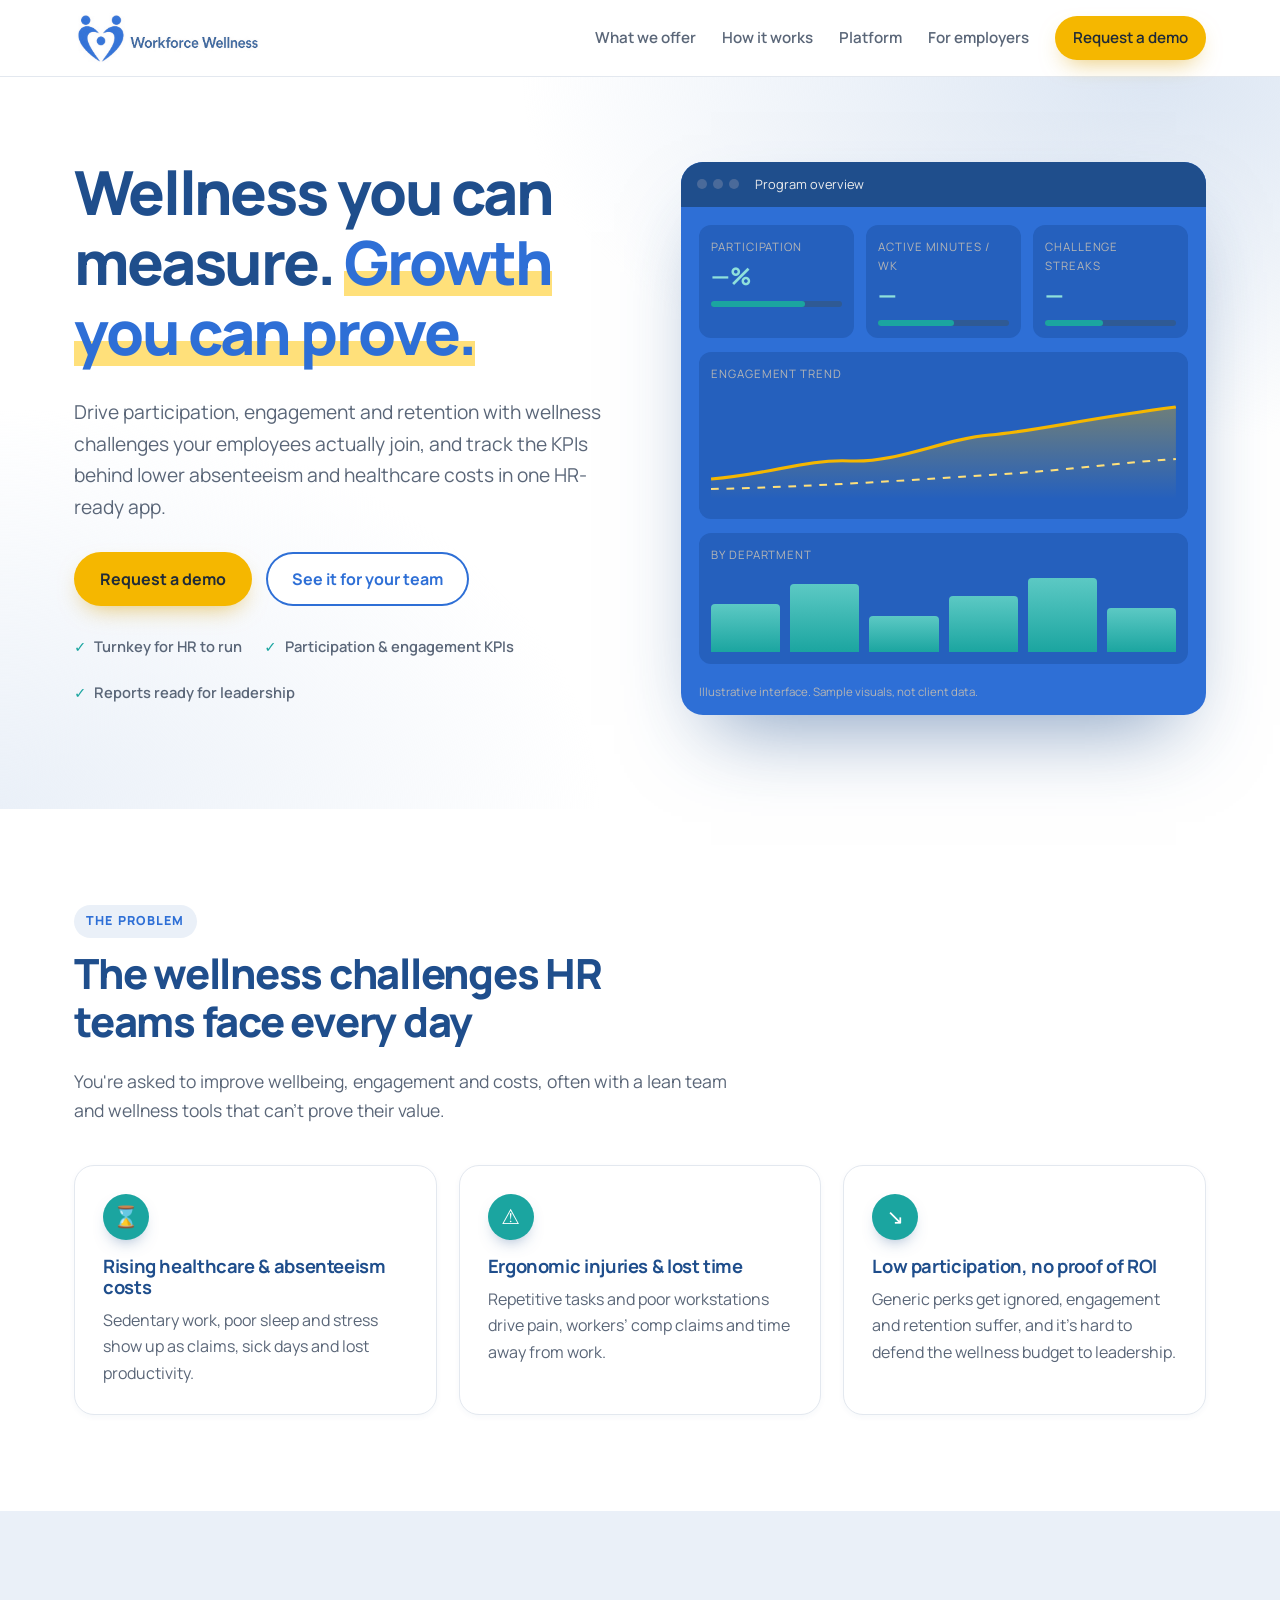
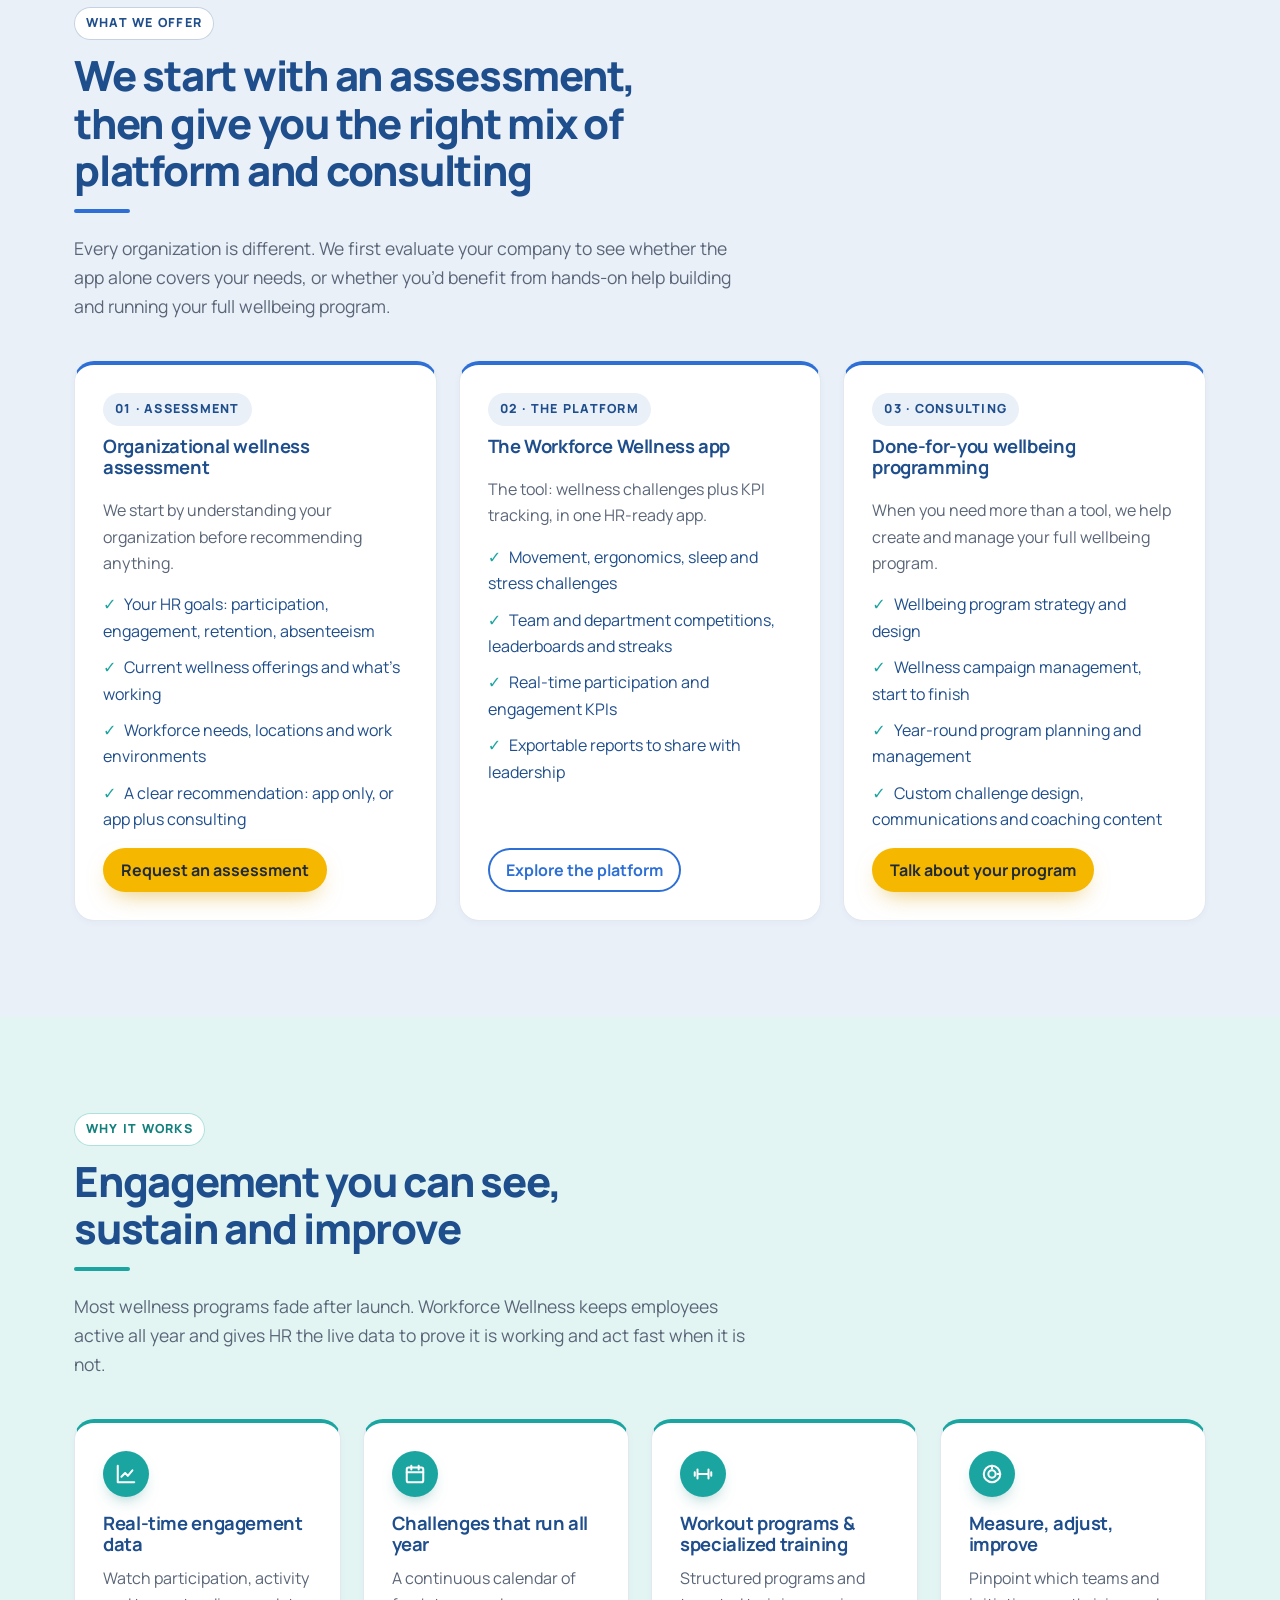
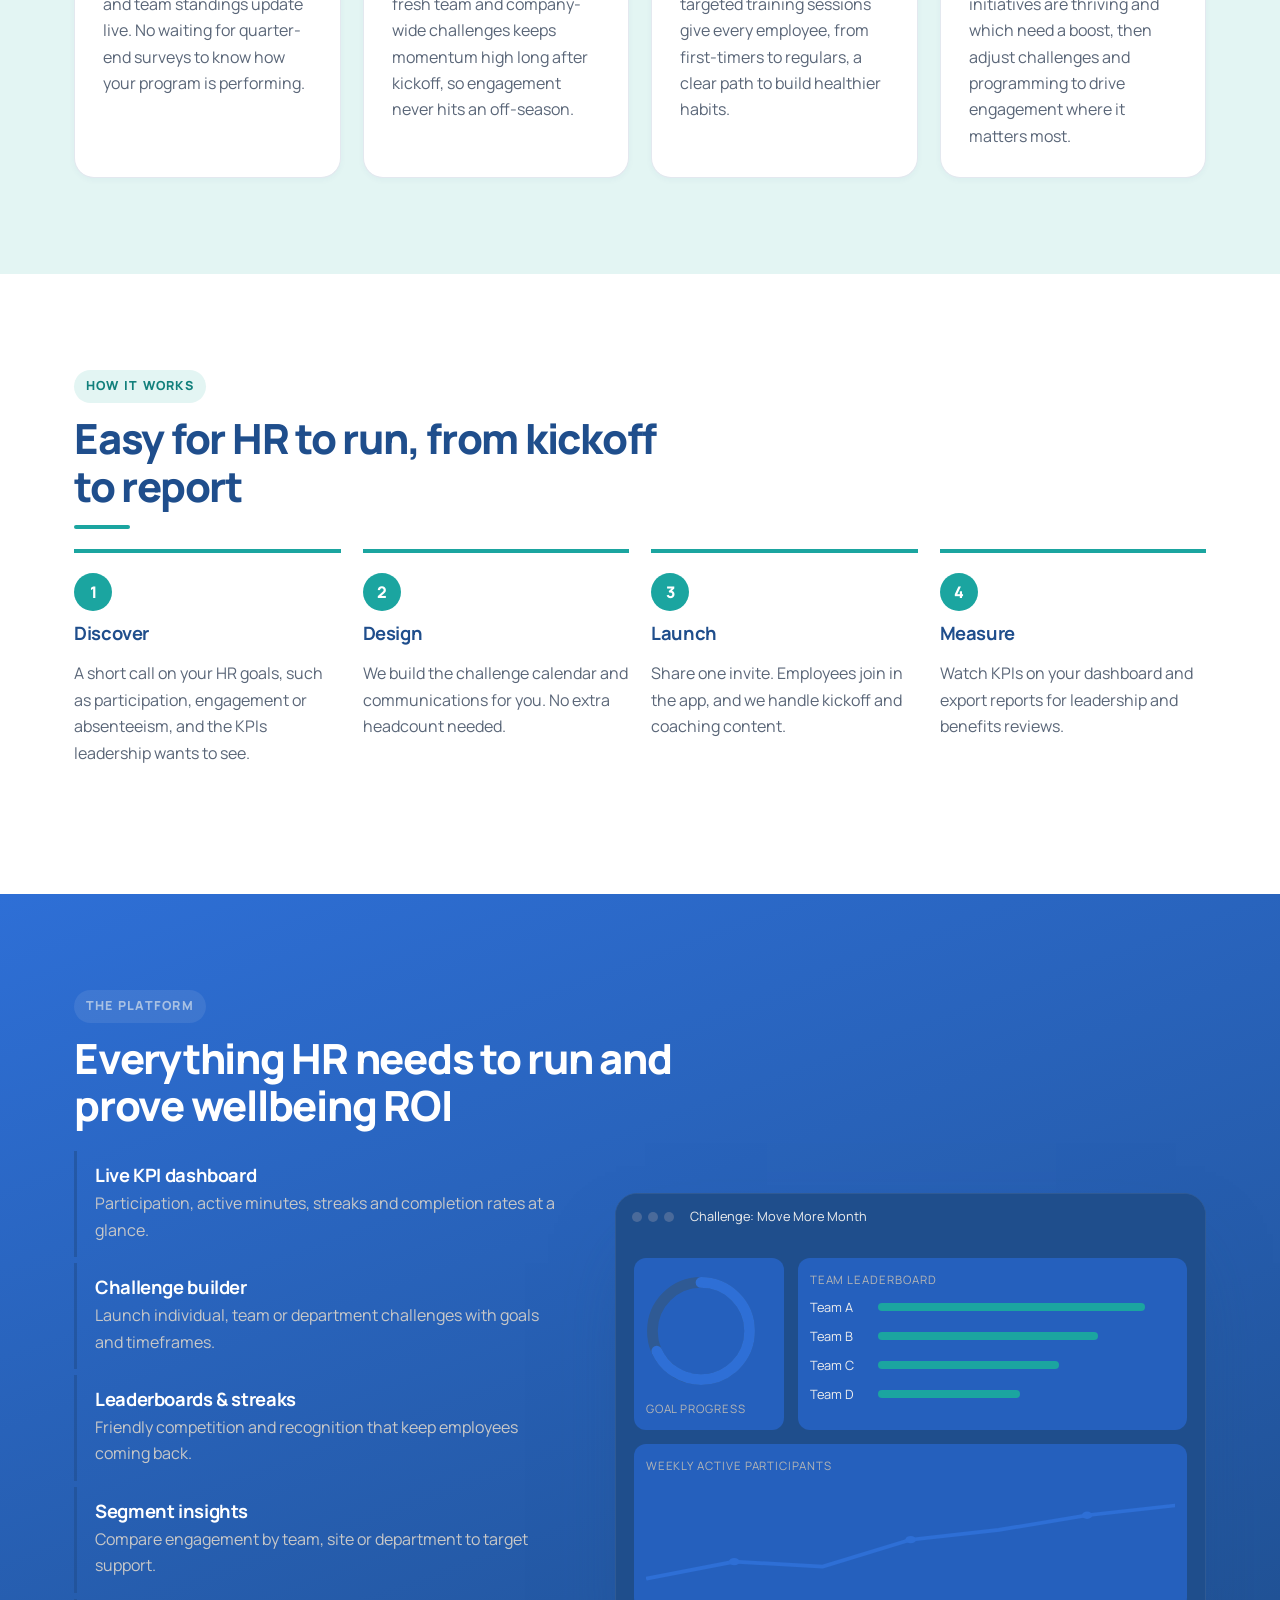
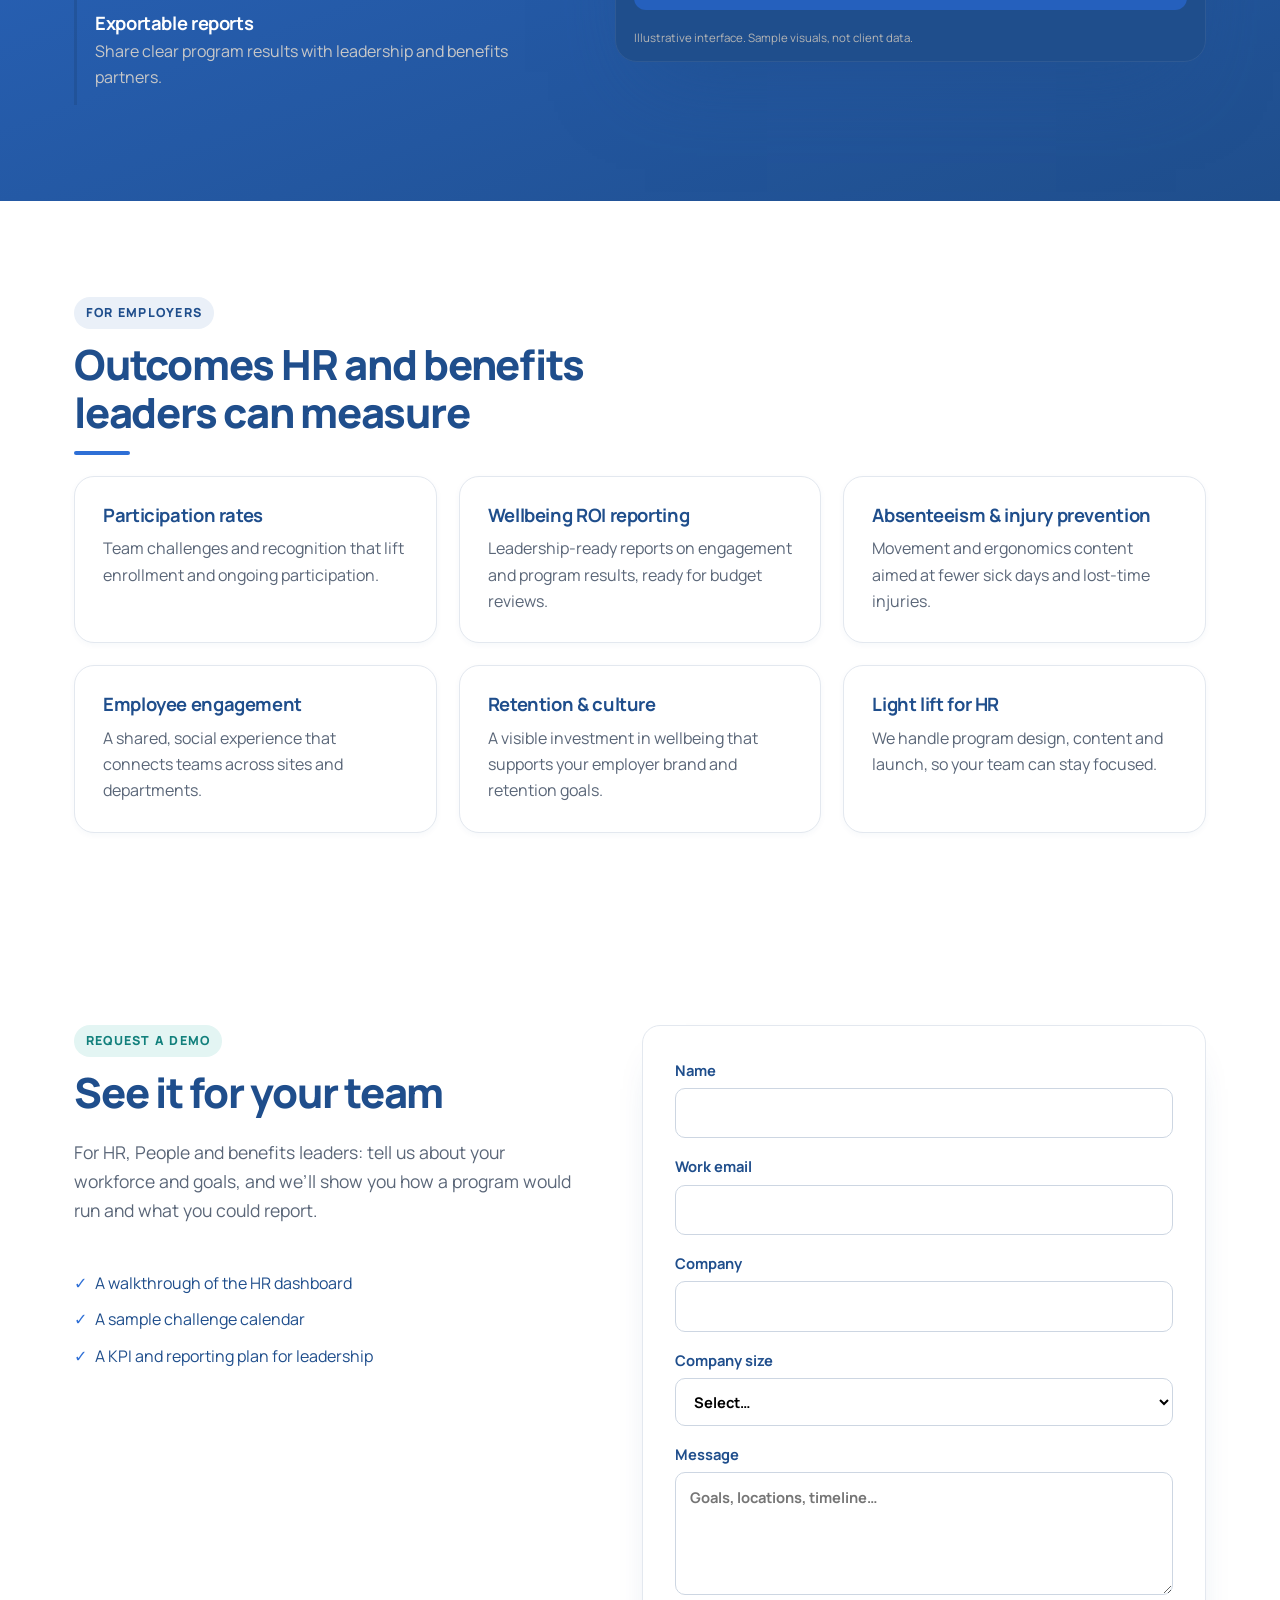
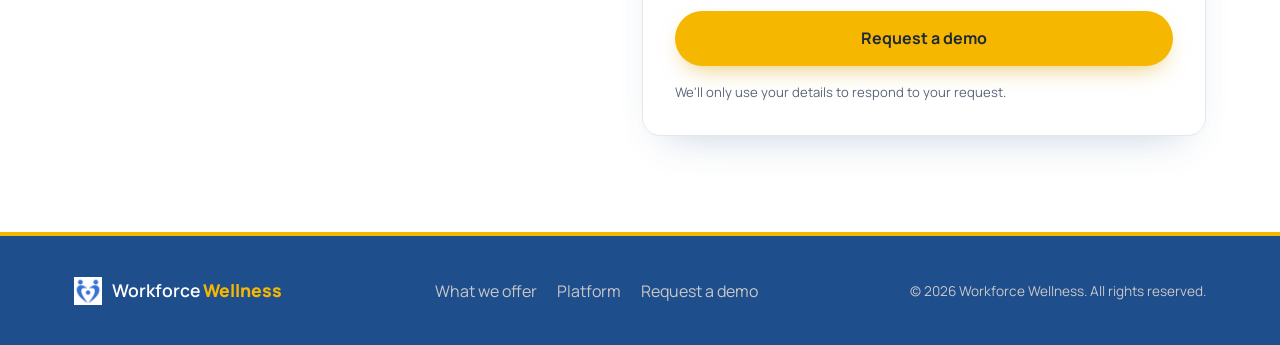
<file: index.html>
<!doctype html>
<html lang="en">
<head>
<!-- Google tag (gtag.js) -->
<script async src="https://www.googletagmanager.com/gtag/js?id=G-YD9BQ7WF0L"></script>
<script>
  window.dataLayer = window.dataLayer || [];
  function gtag(){dataLayer.push(arguments);}
  gtag('js', new Date());
  gtag('config', 'G-YD9BQ7WF0L');
</script>
<meta charset="utf-8">
<meta name="robots" content="noindex,nofollow">
<meta name="viewport" content="width=device-width,initial-scale=1">
<title>Workforce Wellness | Corporate Wellness Challenges &amp; KPI Tracking</title>
<meta name="description" content="Wellness challenges that drive participation and engagement, plus an app to report wellbeing ROI to leadership.">
<link rel="canonical" href="https://workforcewellness.co/">
<meta property="og:type" content="website">
<meta property="og:title" content="Workforce Wellness | Corporate Wellness Challenges & KPI Tracking">
<meta property="og:description" content="Drive participation and report wellbeing ROI.">
<meta property="og:url" content="https://workforcewellness.co/">
<meta property="og:image" content="https://workforcewellness.co/img/og.png">
<meta name="twitter:card" content="summary_large_image">
<meta name="theme-color" content="#2E6FD6">
<link rel="icon" href="img/favicon-32-rwb.png" sizes="32x32">
<link rel="apple-touch-icon" href="img/ww-icon-512-rwb.png">
<link rel="preload" href="fonts/Manrope-var.woff2" as="font" type="font/woff2" crossorigin>
<link rel="stylesheet" href="css/style.css">
<script type="application/ld+json">{"@context":"https://schema.org","@type":"Organization","name":"Workforce Wellness","url":"https://workforcewellness.co/"}</script>
</head>
<body>
<a class="skip" href="#main">Skip to content</a>
<header class="nav">
  <div class="wrap nav-in">
    <a href="#top" class="brand" aria-label="Workforce Wellness home"><img class="brand-logo" src="img/ww-logo-horizontal-btg.png" alt="Workforce Wellness" width="587" height="169"></a>
    <button class="menu-btn" aria-expanded="false" aria-controls="menu">Menu</button>
    <nav id="menu" aria-label="Primary">
      <a href="#solution">What we offer</a><a href="#how">How it works</a><a href="#platform">Platform</a><a href="#employers">For employers</a>
      <a href="#demo" class="btn btn-sm">Request a demo</a>
    </nav>
  </div>
</header>
<main id="main">
<section class="hero" id="top">
  <div class="wrap hero-in">
    <div>
      <h1>Wellness you can measure. <span>Growth you can prove.</span></h1>
      <p class="lead">Drive participation, engagement and retention with wellness challenges your employees actually join, and track the KPIs behind lower absenteeism and healthcare costs in one HR-ready app.</p>
      <div class="ctas"><a href="#demo" class="btn">Request a demo</a><a href="#platform" class="btn btn-ghost">See it for your team</a></div>
      <ul class="ticks"><li>Turnkey for HR to run</li><li>Participation &amp; engagement KPIs</li><li>Reports ready for leadership</li></ul>
    </div>
    <div class="mock" aria-hidden="true">
      <div class="mock-bar"><i></i><i></i><i></i><span>Program overview</span></div>
      <div class="mock-body">
        <div class="kpis">
          <div class="kpi"><small>Participation</small><strong>—%</strong><div class="meter"><b style="width:72%"></b></div></div>
          <div class="kpi"><small>Active minutes / wk</small><strong>—</strong><div class="meter"><b style="width:58%"></b></div></div>
          <div class="kpi"><small>Challenge streaks</small><strong>—</strong><div class="meter"><b style="width:44%"></b></div></div>
        </div>
        <div class="chart"><small>Engagement trend</small>
          <svg viewBox="0 0 300 110" preserveAspectRatio="none"><defs><linearGradient id="g" x1="0" x2="0" y1="0" y2="1"><stop offset="0" stop-color="#F5B700" stop-opacity=".35"/><stop offset="1" stop-color="#F5B700" stop-opacity="0"/></linearGradient></defs><path d="M0 90 C40 85 60 70 90 72 S150 50 180 46 240 30 300 18 V110 H0Z" fill="url(#g)"/><path d="M0 90 C40 85 60 70 90 72 S150 50 180 46 240 30 300 18" fill="none" stroke="#F5B700" stroke-width="3"/><path d="M0 100 C60 98 120 92 180 86 S260 74 300 70" fill="none" stroke="#FFE07A" stroke-width="2" stroke-dasharray="5 5"/></svg>
        </div>
        <div class="bars"><small>By department</small><div><b style="height:60%"></b><b style="height:85%"></b><b style="height:45%"></b><b style="height:70%"></b><b style="height:92%"></b><b style="height:55%"></b></div></div>
      </div>
      <p class="mock-note">Illustrative interface. Sample visuals, not client data.</p>
    </div>
  </div>
</section>

<section class="sec" id="problem">
  <div class="wrap">
    <p class="eyebrow">The problem</p>
    <h2>The wellness challenges HR teams face every day</h2>
    <p class="sub">You're asked to improve wellbeing, engagement and costs, often with a lean team and wellness tools that can't prove their value.</p>
    <div class="grid3">
      <article class="card"><div class="ic" aria-hidden="true">⌛</div><h3>Rising healthcare &amp; absenteeism costs</h3><p>Sedentary work, poor sleep and stress show up as claims, sick days and lost productivity.</p></article>
      <article class="card"><div class="ic" aria-hidden="true">⚠</div><h3>Ergonomic injuries &amp; lost time</h3><p>Repetitive tasks and poor workstations drive pain, workers’ comp claims and time away from work.</p></article>
      <article class="card"><div class="ic" aria-hidden="true">↘</div><h3>Low participation, no proof of ROI</h3><p>Generic perks get ignored, engagement and retention suffer, and it’s hard to defend the wellness budget to leadership.</p></article>
    </div>
  </div>
</section>

<section class="sec alt" id="solution">
  <div class="wrap">
    <p class="eyebrow">What we offer</p>
    <h2>We start with an assessment, then give you the right mix of platform and consulting</h2>
    <p class="sub">Every organization is different. We first evaluate your company to see whether the app alone covers your needs, or whether you’d benefit from hands-on help building and running your full wellbeing program.</p>
    <div class="grid3 offer">
      <article class="card"><p class="eyebrow">01 &middot; Assessment</p><h3>Organizational wellness assessment</h3><p>We start by understanding your organization before recommending anything.</p><ul class="list"><li>Your HR goals: participation, engagement, retention, absenteeism</li><li>Current wellness offerings and what’s working</li><li>Workforce needs, locations and work environments</li><li>A clear recommendation: app only, or app plus consulting</li></ul><a href="#demo" class="btn btn-sm">Request an assessment</a></article>
      <article class="card"><p class="eyebrow">02 &middot; The platform</p><h3>The Workforce Wellness app</h3><p>The tool: wellness challenges plus KPI tracking, in one HR-ready app.</p><ul class="list"><li>Movement, ergonomics, sleep and stress challenges</li><li>Team and department competitions, leaderboards and streaks</li><li>Real-time participation and engagement KPIs</li><li>Exportable reports to share with leadership</li></ul><a href="#platform" class="btn btn-ghost btn-sm">Explore the platform</a></article>
      <article class="card"><p class="eyebrow">03 &middot; Consulting</p><h3>Done-for-you wellbeing programming</h3><p>When you need more than a tool, we help create and manage your full wellbeing program.</p><ul class="list"><li>Wellbeing program strategy and design</li><li>Wellness campaign management, start to finish</li><li>Year-round program planning and management</li><li>Custom challenge design, communications and coaching content</li></ul><a href="#demo" class="btn btn-sm">Talk about your program</a></article>
    </div>
  </div>
</section>

<section class="sec" id="engagement">
  <div class="wrap">
    <p class="eyebrow">Why it works</p>
    <h2>Engagement you can see, sustain and improve</h2>
    <p class="sub">Most wellness programs fade after launch. Workforce Wellness keeps employees active all year and gives HR the live data to prove it is working and act fast when it is not.</p>
    <div class="grid4 eng">
      <article class="card"><div class="ic" aria-hidden="true"><svg viewBox="0 0 24 24" width="22" height="22" fill="none" stroke="currentColor" stroke-width="2.2" stroke-linecap="round" stroke-linejoin="round"><path d="M3 3v18h18"/><path d="M7 15l4-4 3 3 5-6"/></svg></div><h3>Real-time engagement data</h3><p>Watch participation, activity and team standings update live. No waiting for quarter-end surveys to know how your program is performing.</p></article>
      <article class="card"><div class="ic" aria-hidden="true"><svg viewBox="0 0 24 24" width="22" height="22" fill="none" stroke="currentColor" stroke-width="2.2" stroke-linecap="round" stroke-linejoin="round"><rect x="3" y="5" width="18" height="16" rx="2"/><path d="M16 3v4M8 3v4M3 10h18"/></svg></div><h3>Challenges that run all year</h3><p>A continuous calendar of fresh team and company-wide challenges keeps momentum high long after kickoff, so engagement never hits an off-season.</p></article>
      <article class="card"><div class="ic" aria-hidden="true"><svg viewBox="0 0 24 24" width="22" height="22" fill="none" stroke="currentColor" stroke-width="2.2" stroke-linecap="round" stroke-linejoin="round"><path d="M6 7v10M18 7v10M3 10v4M21 10v4M6 12h12"/></svg></div><h3>Workout programs &amp; specialized training</h3><p>Structured programs and targeted training sessions give every employee, from first-timers to regulars, a clear path to build healthier habits.</p></article>
      <article class="card"><div class="ic" aria-hidden="true"><svg viewBox="0 0 24 24" width="22" height="22" fill="none" stroke="currentColor" stroke-width="2.2" stroke-linecap="round" stroke-linejoin="round"><circle cx="12" cy="12" r="9"/><circle cx="12" cy="12" r="4"/><path d="M12 3v3M21 12h-3"/></svg></div><h3>Measure, adjust, improve</h3><p>Pinpoint which teams and initiatives are thriving and which need a boost, then adjust challenges and programming to drive engagement where it matters most.</p></article>
    </div>
  </div>
</section>

<section class="sec" id="how">
  <div class="wrap">
    <p class="eyebrow">How it works</p>
    <h2>Easy for HR to run, from kickoff to report</h2>
    <ol class="steps">
      <li><span>1</span><h3>Discover</h3><p>A short call on your HR goals, such as participation, engagement or absenteeism, and the KPIs leadership wants to see.</p></li>
      <li><span>2</span><h3>Design</h3><p>We build the challenge calendar and communications for you. No extra headcount needed.</p></li>
      <li><span>3</span><h3>Launch</h3><p>Share one invite. Employees join in the app, and we handle kickoff and coaching content.</p></li>
      <li><span>4</span><h3>Measure</h3><p>Watch KPIs on your dashboard and export reports for leadership and benefits reviews.</p></li>
    </ol>
  </div>
</section>

<section class="sec dark" id="platform">
  <div class="wrap">
    <p class="eyebrow">The platform</p>
    <h2>Everything HR needs to run and prove wellbeing ROI</h2>
    <div class="feat">
      <div class="feat-list">
        <article><h3>Live KPI dashboard</h3><p>Participation, active minutes, streaks and completion rates at a glance.</p></article>
        <article><h3>Challenge builder</h3><p>Launch individual, team or department challenges with goals and timeframes.</p></article>
        <article><h3>Leaderboards &amp; streaks</h3><p>Friendly competition and recognition that keep employees coming back.</p></article>
        <article><h3>Segment insights</h3><p>Compare engagement by team, site or department to target support.</p></article>
        <article><h3>Exportable reports</h3><p>Share clear program results with leadership and benefits partners.</p></article>
      </div>
      <div class="mock mock-lg" aria-hidden="true">
        <div class="mock-bar"><i></i><i></i><i></i><span>Challenge: Move More Month</span></div>
        <div class="mock-body">
          <div class="ring-row">
            <div class="ring"><svg viewBox="0 0 36 36"><circle cx="18" cy="18" r="15.9" fill="none" stroke="#2F5A94" stroke-width="3.5"/><circle cx="18" cy="18" r="15.9" fill="none" stroke="#2E6FD6" stroke-width="3.5" stroke-dasharray="68 100" transform="rotate(-90 18 18)" stroke-linecap="round"/></svg><small>Goal progress</small></div>
            <div class="lb"><small>Team leaderboard</small>
              <div class="lb-r"><span>Team A</span><b style="width:90%"></b></div>
              <div class="lb-r"><span>Team B</span><b style="width:74%"></b></div>
              <div class="lb-r"><span>Team C</span><b style="width:61%"></b></div>
              <div class="lb-r"><span>Team D</span><b style="width:48%"></b></div>
            </div>
          </div>
          <div class="chart"><small>Weekly active participants</small>
            <svg viewBox="0 0 300 90" preserveAspectRatio="none"><path d="M0 80 L50 66 L100 70 L150 48 L200 40 L250 28 L300 20" fill="none" stroke="#2E6FD6" stroke-width="3"/><g fill="#2E6FD6"><circle cx="50" cy="66" r="3"/><circle cx="150" cy="48" r="3"/><circle cx="250" cy="28" r="3"/></g></svg>
          </div>
        </div>
        <p class="mock-note">Illustrative interface. Sample visuals, not client data.</p>
      </div>
    </div>
  </div>
</section>

<section class="sec" id="employers">
  <div class="wrap">
    <p class="eyebrow">For employers</p>
    <h2>Outcomes HR and benefits leaders can measure</h2>
    <div class="grid3">
      <article class="card"><h3>Participation rates</h3><p>Team challenges and recognition that lift enrollment and ongoing participation.</p></article>
      <article class="card"><h3>Wellbeing ROI reporting</h3><p>Leadership-ready reports on engagement and program results, ready for budget reviews.</p></article>
      <article class="card"><h3>Absenteeism &amp; injury prevention</h3><p>Movement and ergonomics content aimed at fewer sick days and lost-time injuries.</p></article>
      <article class="card"><h3>Employee engagement</h3><p>A shared, social experience that connects teams across sites and departments.</p></article>
      <article class="card"><h3>Retention &amp; culture</h3><p>A visible investment in wellbeing that supports your employer brand and retention goals.</p></article>
      <article class="card"><h3>Light lift for HR</h3><p>We handle program design, content and launch, so your team can stay focused.</p></article>
    </div>
  </div>
</section>

<section class="sec" id="demo">
  <div class="wrap split">
    <div>
      <p class="eyebrow">Request a demo</p>
      <h2>See it for your team</h2>
      <p class="sub">For HR, People and benefits leaders: tell us about your workforce and goals, and we’ll show you how a program would run and what you could report.</p>
      <ul class="list"><li>A walkthrough of the HR dashboard</li><li>A sample challenge calendar</li><li>A KPI and reporting plan for leadership</li></ul>
    </div>
    <form class="form" action="https://formsubmit.co/workforcewellness.co@gmail.com" method="POST">
      <input type="hidden" name="_subject" value="Workforce Wellness demo request">
      <input type="hidden" name="_template" value="table">
      <input type="hidden" name="_next" value="https://workforcewellness.co/thanks.html">
      <input type="hidden" name="_captcha" value="true">
      <input type="text" name="_honey" class="hp" tabindex="-1" autocomplete="off" aria-hidden="true">
      <label>Name<input name="name" required autocomplete="name"></label>
      <label>Work email<input type="email" name="email" required autocomplete="email"></label>
      <label>Company<input name="company" required autocomplete="organization"></label>
      <label>Company size<select name="company_size" required>
        <option value="">Select…</option><option>1–249 employees</option><option>250–999 employees</option><option>1,000–4,999 employees</option><option>5,000–9,999 employees</option><option>10,000+ employees</option></select></label>
      <label>Message<textarea name="message" rows="4" placeholder="Goals, locations, timeline…"></textarea></label>
      <button class="btn" type="submit">Request a demo</button>
      <p class="fine">We'll only use your details to respond to your request.</p>
    </form>
  </div>
</section>
</main>
<footer class="foot">
  <div class="wrap foot-in">
    <a href="#top" class="brand"><img src="img/ww-icon-512-rwb.png" alt="" width="28" height="28"><span>Workforce<b>Wellness</b></span></a>
    <nav aria-label="Footer"><a href="#solution">What we offer</a><a href="#platform">Platform</a><a href="#demo">Request a demo</a></nav>
    <p>© 2026 Workforce Wellness. All rights reserved.</p>
  </div>
</footer>
<script src="js/main.js" defer></script>
</body>
</html>
</file>
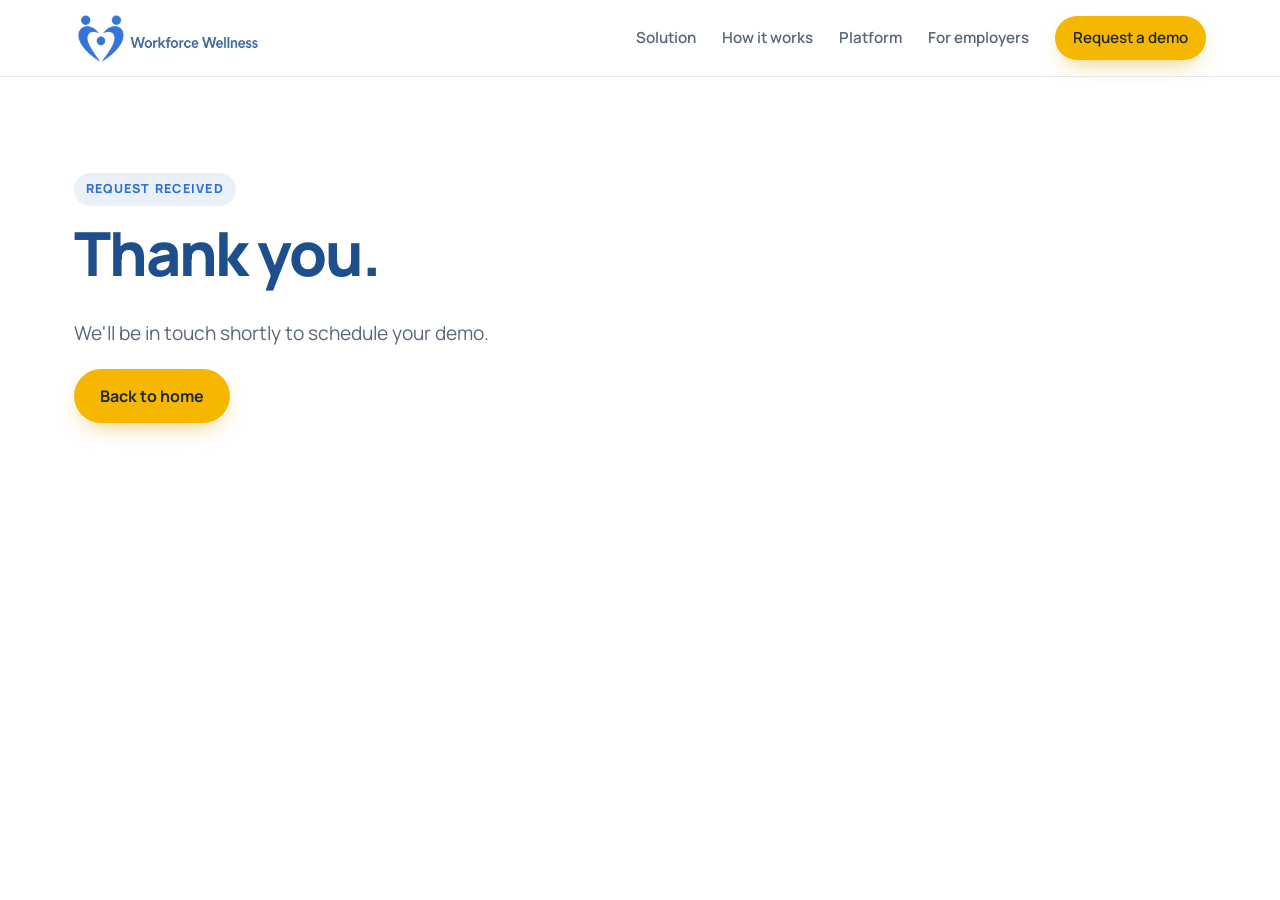
<file: thanks.html>
<!doctype html>
<html lang="en">
<head>
<!-- Google tag (gtag.js) -->
<script async src="https://www.googletagmanager.com/gtag/js?id=G-YD9BQ7WF0L"></script>
<script>
  window.dataLayer = window.dataLayer || [];
  function gtag(){dataLayer.push(arguments);}
  gtag('js', new Date());
  gtag('config', 'G-YD9BQ7WF0L');
</script>
<meta charset="utf-8">
<meta name="robots" content="noindex,nofollow">
<meta name="viewport" content="width=device-width,initial-scale=1">
<title>Thank you | Workforce Wellness</title>
<meta name="description" content="Wellness challenges that drive participation and engagement, plus an app to report wellbeing ROI to leadership.">
<link rel="canonical" href="https://workforcewellness.co/thanks.html">
<meta property="og:type" content="website">
<meta property="og:title" content="Workforce Wellness | Corporate Wellness Challenges & KPI Tracking">
<meta property="og:description" content="Drive participation and report wellbeing ROI.">
<meta property="og:url" content="https://workforcewellness.co/">
<meta property="og:image" content="https://workforcewellness.co/img/og.png">
<meta name="twitter:card" content="summary_large_image">
<meta name="theme-color" content="#2E6FD6">
<link rel="icon" href="img/favicon-32-rwb.png" sizes="32x32">
<link rel="apple-touch-icon" href="img/ww-icon-512-rwb.png">
<link rel="preload" href="fonts/Manrope-var.woff2" as="font" type="font/woff2" crossorigin>
<link rel="stylesheet" href="css/style.css">
<script type="application/ld+json">{"@context":"https://schema.org","@type":"Organization","name":"Workforce Wellness","url":"https://workforcewellness.co/"}</script>
</head>
<body>
<a class="skip" href="index.html#main">Skip to content</a>
<header class="nav">
  <div class="wrap nav-in">
    <a href="index.html#top" class="brand" aria-label="Workforce Wellness home"><img class="brand-logo" src="img/ww-logo-horizontal-btg.png" alt="Workforce Wellness" width="587" height="169"></a>
    <button class="menu-btn" aria-expanded="false" aria-controls="menu">Menu</button>
    <nav id="menu" aria-label="Primary">
      <a href="index.html#solution">Solution</a><a href="index.html#how">How it works</a><a href="index.html#platform">Platform</a><a href="index.html#employers">For employers</a>
      <a href="index.html#demo" class="btn btn-sm">Request a demo</a>
    </nav>
  </div>
</header>
<main id="main"><section class="sec"><div class="wrap"><p class="eyebrow">Request received</p><h1>Thank you.</h1><p class="lead">We'll be in touch shortly to schedule your demo.</p><p><a class="btn" href="index.html">Back to home</a></p></div></section></main>
<script src="js/main.js" defer></script>
</body>
</html>
</file>
<file: css/style.css>
@font-face{font-family:"Manrope";src:url("../fonts/Manrope-var.woff2") format("woff2");font-weight:200 800;font-display:swap}
:root{--navy:#2E6FD6;--navy2:#2560BD;--green:#F5B700;--green-d:#D99E00;--ink:#1F4E8C;--mut:#5A6678;--bg:#F6F8FB;--line:#E3E8EF}
*{box-sizing:border-box}html{scroll-behavior:smooth;scroll-padding-top:80px}
body{margin:0;font:16px/1.65 Manrope,system-ui,sans-serif;color:var(--ink);background:#fff}
img{max-width:100%;height:auto;display:block}a{color:inherit}
h1,h2,h3{line-height:1.15;letter-spacing:-.02em;margin:0 0 .5em}
h1{font-size:clamp(2.3rem,5vw,3.8rem);font-weight:800}h1 span{color:var(--green-d)}
h2{font-size:clamp(1.8rem,3.4vw,2.6rem);font-weight:800;max-width:22ch}h3{font-size:1.15rem;font-weight:700}
.wrap{max-width:1180px;margin:0 auto;padding:0 24px}
.skip{position:absolute;left:-999px}.skip:focus{left:12px;top:12px;z-index:99;background:#fff;padding:8px}
:focus-visible{outline:3px solid var(--green);outline-offset:2px}
.draft{background:#FFE58A;color:#3a2e00;text-align:center;font-size:.85rem;font-weight:700;padding:6px}
.nav{position:sticky;top:0;z-index:50;background:rgba(255,255,255,.92);backdrop-filter:blur(8px);border-bottom:1px solid var(--line)}
.nav-in{display:flex;align-items:center;justify-content:space-between;height:68px}
.brand{display:flex;gap:10px;align-items:center;text-decoration:none;font-weight:600;font-size:1.1rem}.brand b{color:var(--green-d);font-weight:800;margin-left:2px}
nav#menu{display:flex;gap:26px;align-items:center}nav#menu a{text-decoration:none;font-weight:600;font-size:.95rem;color:var(--mut)}nav#menu a:hover{color:var(--navy)}
nav#menu a.btn{color:#fff}
.menu-btn{display:none;border:1px solid var(--line);background:#fff;border-radius:8px;padding:8px 14px;font:inherit;font-weight:700}
.btn{display:inline-block;background:var(--navy);color:#fff;text-decoration:none;font-weight:700;padding:14px 26px;border-radius:10px;border:0;cursor:pointer;font:inherit;font-weight:700;transition:transform .2s,background .2s}
.btn:hover{background:var(--navy2);transform:translateY(-1px)}.btn-sm{padding:9px 18px}
.btn-ghost{background:transparent;color:var(--navy);box-shadow:inset 0 0 0 2px var(--line)}.btn-ghost:hover{background:var(--bg)}
.eyebrow{text-transform:uppercase;letter-spacing:.14em;font-size:.78rem;font-weight:800;color:var(--green-d);margin:0 0 12px}
.lead{font-size:1.2rem;color:var(--mut);max-width:52ch}.sub{font-size:1.1rem;color:var(--mut);max-width:62ch;margin-bottom:40px}
.hero{background:radial-gradient(1000px 500px at 85% 10%,#EAF0F8,transparent),linear-gradient(#fff,var(--bg));padding:80px 0 90px}
.hero-in{display:grid;grid-template-columns:1.05fr 1fr;gap:56px;align-items:center}
.ctas{display:flex;gap:14px;flex-wrap:wrap;margin:28px 0}
.ticks{list-style:none;padding:0;display:flex;gap:22px;flex-wrap:wrap;color:var(--mut);font-size:.92rem;font-weight:600}
.ticks li::before,.list li::before{content:"✓";color:var(--green-d);font-weight:800;margin-right:8px}
.mock{background:var(--navy);border-radius:18px;box-shadow:0 30px 60px -20px rgba(31,78,140,.45);color:#EDEDED;overflow:hidden}
.mock-bar{display:flex;gap:6px;align-items:center;padding:12px 16px;background:#1F4E8C;font-size:.8rem}.mock-bar i{width:10px;height:10px;border-radius:50%;background:#4A6A9A}.mock-bar span{margin-left:10px}
.mock-body{padding:18px;display:grid;gap:14px}.mock small{font-size:.72rem;text-transform:uppercase;letter-spacing:.08em;color:#B5B5B5;display:block}
.kpis{display:grid;grid-template-columns:repeat(3,1fr);gap:12px}.kpi,.chart,.bars,.lb,.ring{background:var(--navy2);border-radius:12px;padding:12px}
.kpi strong{font-size:1.5rem;color:#fff;display:block}.meter{height:6px;background:#2F5A94;border-radius:4px;margin-top:6px}.meter b{display:block;height:100%;background:var(--green);border-radius:4px}
.chart svg{width:100%;height:110px;margin-top:6px}
.bars>div{display:flex;align-items:flex-end;gap:10px;height:80px;margin-top:8px}.bars b{flex:1;background:linear-gradient(var(--green),#B8460A);border-radius:4px 4px 0 0}
.mock-note{font-size:.72rem;color:#B5B5B5;margin:0;padding:0 18px 14px}
.logos{padding:36px 0;border-bottom:1px solid var(--line)}
.logos ul{list-style:none;padding:0;display:flex;justify-content:center;gap:16px;flex-wrap:wrap;margin:0}.logos li{border:1.5px dashed #c5cfdc;color:#6b788b;border-radius:8px;padding:12px 22px;font-size:.85rem;font-weight:700}
.sec{padding:96px 0}.alt{background:var(--bg)}.dark{background:var(--navy);color:#F2F2F2}.dark .eyebrow{color:var(--green)}.dark h2{color:#fff}
.grid3{display:grid;grid-template-columns:repeat(3,1fr);gap:22px}
.card{background:#fff;border:1px solid var(--line);border-radius:16px;padding:28px;box-shadow:0 2px 6px rgba(31,78,140,.04)}.card p{color:var(--mut);margin:0}
.ic{width:46px;height:46px;border-radius:12px;background:#EAF0F8;color:var(--green-d);display:grid;place-items:center;font-size:1.3rem;margin-bottom:16px}
.split{display:grid;grid-template-columns:1fr 1.1fr;gap:56px;align-items:start}
.duo{display:grid;gap:20px}.list{list-style:none;padding:0;margin:0}.list li{padding:5px 0}
.steps{list-style:none;padding:0;display:grid;grid-template-columns:repeat(4,1fr);gap:22px;counter-reset:s}
.steps li{border-top:3px solid var(--green);padding-top:20px}.steps span{display:inline-grid;place-items:center;width:38px;height:38px;border-radius:50%;background:var(--navy);color:#fff;font-weight:800;margin-bottom:12px}.steps p{color:var(--mut)}
.feat{display:grid;grid-template-columns:1fr 1.2fr;gap:48px;align-items:center}
.feat-list{display:grid;gap:6px}.feat-list article{padding:14px 0 14px 18px;border-left:3px solid #2F5A94}.feat-list article:hover{border-color:var(--green)}.feat-list h3{color:#fff;margin:0 0 4px}.feat-list p{margin:0;color:#C8C8C8}
.mock-lg{background:#1F4E8C;border:1px solid #2F5A94}
.ring-row{display:grid;grid-template-columns:150px 1fr;gap:14px}.ring svg{width:100%;max-width:110px;margin:6px auto}
.lb-r{display:grid;grid-template-columns:60px 1fr;gap:8px;align-items:center;font-size:.8rem;margin-top:8px}.lb-r b{height:8px;background:var(--green);border-radius:4px;display:block}
.quote{margin:56px auto 0;max-width:760px;text-align:center;border:1.5px dashed #c5cfdc;border-radius:16px;padding:32px}
.quote blockquote{margin:0 0 12px;font-size:1.25rem;font-weight:600}.quote figcaption{color:var(--mut);font-size:.9rem}
.about{display:grid;grid-template-columns:380px 1fr;gap:56px;align-items:center}.about img{border-radius:18px;box-shadow:0 20px 40px -20px rgba(31,78,140,.4)}
.role{font-weight:700;color:var(--green-d)}
.creds{list-style:none;padding:0;display:flex;flex-wrap:wrap;gap:8px;margin-top:20px}.creds li{background:#fff;border:1px solid var(--line);border-radius:999px;padding:6px 14px;font-size:.82rem;font-weight:700;color:var(--navy)}
.form{background:#fff;border:1px solid var(--line);border-radius:18px;padding:32px;display:grid;gap:16px;box-shadow:0 20px 40px -24px rgba(31,78,140,.3)}
.form label{display:grid;gap:6px;font-weight:700;font-size:.92rem}
.form input,.form select,.form textarea{font:inherit;padding:12px 14px;border:1.5px solid #cdd6e2;border-radius:10px;background:#fff}
.form input:focus,.form select:focus,.form textarea:focus{border-color:var(--green-d);outline:none;box-shadow:0 0 0 3px rgba(217,158,0,.3)}
.hp{position:absolute;left:-9999px}.fine{font-size:.82rem;color:var(--mut);margin:0}
.foot{background:#1F4E8C;color:#C8C8C8;padding:40px 0}.foot-in{display:flex;flex-wrap:wrap;gap:24px;justify-content:space-between;align-items:center}
.foot .brand{color:#fff}.foot .brand b{color:var(--green)}.foot nav{display:flex;gap:20px}.foot nav a{text-decoration:none}.foot p{margin:0;font-size:.85rem}
@media (max-width:960px){.hero-in,.split,.feat,.about{grid-template-columns:1fr}.grid3{grid-template-columns:1fr 1fr}.steps{grid-template-columns:1fr 1fr}.about img{max-width:340px}
.menu-btn{display:block}nav#menu{display:none;position:absolute;top:68px;left:0;right:0;background:#fff;flex-direction:column;padding:20px;border-bottom:1px solid var(--line)}nav#menu.open{display:flex}}
@media (max-width:600px){.grid3,.steps{grid-template-columns:1fr}.sec{padding:68px 0}.hero{padding:52px 0 64px}.kpis{grid-template-columns:1fr 1fr 1fr}.kpi strong{font-size:1.1rem}.ring-row{grid-template-columns:1fr}}
@media (prefers-reduced-motion:reduce){html{scroll-behavior:auto}*{transition:none!important;animation:none!important}}
#solution .duo{margin-top:28px}@media(min-width:820px){#solution .duo{grid-template-columns:1fr 1fr}}
#solution .duo .card{display:flex;flex-direction:column;gap:10px}#solution .duo .card .btn{align-self:flex-start;margin-top:auto}
#solution .duo .card .eyebrow{margin:0}
#solution .offer{margin-top:28px}#solution .offer .card{display:flex;flex-direction:column;gap:10px}#solution .offer .card .btn{align-self:flex-start;margin-top:auto}#solution .offer .card .eyebrow{margin:0}
.brand-logo{height:44px;width:auto;max-width:60vw}@media(max-width:600px){.brand-logo{height:36px}}
/* ---- Rebrand preview: orange + charcoal + white ---- */
:root{--line:#E3E8EF;--bg:#F6F8FB;--mut:#5A6678}
h1{letter-spacing:-.035em}h1 span{color:var(--green);background:linear-gradient(transparent 70%,#FDE6D6 70%)}
h2{letter-spacing:-.03em}
.nav{background:rgba(255,255,255,.96);border-bottom:1px solid var(--line)}.nav-in{height:76px}
nav#menu a:hover{color:var(--green-d)}
.btn{background:var(--green);border-radius:999px;box-shadow:0 10px 24px -10px rgba(217,158,0,.3)}
.btn:hover{background:var(--green-d)}
.btn-ghost{background:#fff;color:var(--navy);box-shadow:inset 0 0 0 2px var(--navy)}.btn-ghost:hover{background:var(--navy);color:#fff}
.eyebrow{display:inline-block;background:#EAF0F8;color:var(--green-d);padding:6px 12px;border-radius:999px;letter-spacing:.1em}
.dark .eyebrow{background:rgba(217,158,0,.3);color:#F58A4B}
.hero{background:radial-gradient(900px 520px at 90% 0%,#DCE6F3,transparent 70%),radial-gradient(600px 400px at 0% 100%,#EAF0F8,transparent),#fff}
.mock{border-radius:22px;box-shadow:0 40px 80px -30px rgba(31,78,140,.55)}
.card{border-radius:20px;border-color:var(--line);transition:transform .2s,box-shadow .2s}
.card:hover{transform:translateY(-3px);box-shadow:0 20px 40px -24px rgba(217,158,0,.3);border-color:#FBCDB0}
.ic{border-radius:50%;background:var(--green);color:#fff}
.steps li{border-top:4px solid var(--green)}.steps span{background:var(--green)}
.dark{background:linear-gradient(160deg,#2E6FD6,#1F4E8C)}
.alt{background:var(--bg)}
.logos li{border-color:#D5DEEA}
.foot{background:#1F4E8C;border-top:4px solid var(--green)}
.brand-logo{height:54px}@media(max-width:600px){.brand-logo{height:42px}}
/* Secondary accent: green #2E6FD6 (positive/progress cues). Orange remains primary. */
:root{--ok:#2E6FD6;--ok-d:#1F4E8C;--ok-l:#EAF0F8}
.ticks li::before,.list li::before{color:var(--ok)}
.meter b{background:var(--ok)}
.bars b{background:linear-gradient(#3A5A8C,var(--ok))}
.lb-r b{background:var(--ok)}
.kpi strong{color:#A9C1E3}
#solution .ic{background:var(--ok);color:#fff}
.feat-list article:hover{border-color:var(--ok)}
#demo .eyebrow{background:var(--ok-l);color:var(--ok-d)}
#demo .list li::before,#demo .ticks li::before{color:var(--ok)}
/* Green pass 2: stronger secondary presence. Orange still leads all CTAs. */
#solution{background:var(--ok-l)}
#solution .card{border-top:4px solid var(--ok)}
#solution>.wrap>.eyebrow,#how .eyebrow,#employers .eyebrow{background:#fff;color:var(--ok-d);box-shadow:inset 0 0 0 1px rgba(31,78,140,.25)}
#how .eyebrow,#employers .eyebrow{background:var(--ok-l);box-shadow:none}
#solution .card .eyebrow{background:var(--ok-l);color:var(--ok-d)}
#solution h2::after,#how h2::after,#employers h2::after{content:"";display:block;width:56px;height:4px;border-radius:2px;background:var(--ok);margin-top:14px}
#platform .eyebrow{background:rgba(169,193,227,.14);color:#A9C1E3}
.btn-ghost:hover{border-color:var(--ok);color:var(--ok-d)}
#platform .btn-ghost:hover{color:#A9C1E3}
main p a:not(.btn),footer a:not(.btn){text-decoration-color:var(--ok);text-underline-offset:3px}
main p a:not(.btn):hover,footer a:not(.btn):hover{color:var(--ok-d)}
#solution .offer .card .eyebrow{align-self:flex-start}
/* green icons */
.ic,#solution .ic{background:var(--ok);color:#fff;box-shadow:0 8px 18px -10px rgba(31,78,140,.7)}
.steps span{background:var(--ok);color:#fff}
.feat-list article{border-left-color:rgba(31,78,140,.55)}
svg.icon,.icon{color:var(--ok);fill:currentColor}
/* Green pass 4: every interactive state turns green. Resting look unchanged. */
a,button,.btn,.card,nav#menu a,.menu-btn{transition:background-color .22s ease,color .22s ease,border-color .22s ease,box-shadow .22s ease,transform .22s ease,text-decoration-color .22s ease}
.btn:hover,.btn:focus-visible{background:var(--ok);color:#fff;box-shadow:0 12px 28px -10px rgba(31,78,140,.65);transform:translateY(-1px)}
.btn:active{background:var(--ok-d);color:#fff;transform:translateY(0);box-shadow:0 6px 14px -8px rgba(31,78,140,.7)}
.btn-ghost:hover,.btn-ghost:focus-visible{background:#fff;color:var(--ok);box-shadow:inset 0 0 0 2px var(--ok),0 10px 24px -14px rgba(31,78,140,.5)}
.btn-ghost:active{background:var(--ok-l);color:var(--ok-d);box-shadow:inset 0 0 0 2px var(--ok-d)}
#platform .btn-ghost:hover,#platform .btn-ghost:focus-visible{background:transparent;color:#A9C1E3;box-shadow:inset 0 0 0 2px #A9C1E3}
nav#menu a:not(.btn):hover,nav#menu a:not(.btn):focus-visible{color:var(--ok)}
nav#menu a:not(.btn):active{color:var(--ok-d)}
a:not(.btn):hover,a:not(.btn):focus-visible{color:var(--ok);text-decoration-color:var(--ok)}
a:not(.btn):active{color:var(--ok-d)}
.foot a:not(.btn):hover,.dark a:not(.btn):hover{color:#A9C1E3}
.menu-btn:hover,.menu-btn:focus-visible{color:var(--ok);border-color:var(--ok)}
.card:hover,.card:focus-within{border-color:var(--ok);box-shadow:0 20px 40px -24px rgba(31,78,140,.45)}
.form input:focus,.form select:focus,.form textarea:focus{border-color:var(--ok);box-shadow:0 0 0 3px rgba(31,78,140,.22)}
:focus-visible{outline-color:var(--ok)}
.grid4{display:grid;grid-template-columns:repeat(4,1fr);gap:22px}
#engagement .ic svg{display:block}
@media(max-width:1024px){.grid4{grid-template-columns:1fr 1fr}}
@media(max-width:640px){.grid4{grid-template-columns:1fr}}
/* ---- Teal third accent (#1BA5A0). Blue leads, orange = CTAs, teal = supporting pop. ---- */
:root{--teal:#1BA5A0;--teal-d:#12807C;--teal-l:#E3F5F3}
.ticks li::before,.list li::before{color:var(--teal)}
.meter b,.lb-r b{background:var(--teal)}
.bars b{background:linear-gradient(#5CC9C4,var(--teal))}
.kpi strong{color:#8FE0DB}
#engagement{background:var(--teal-l)}
#engagement .eyebrow,#how .eyebrow,#demo .eyebrow{background:var(--teal-l);color:var(--teal-d);box-shadow:none}
#engagement .eyebrow{background:#fff;box-shadow:inset 0 0 0 1px rgba(27,165,160,.35)}
#engagement .ic{background:var(--teal);box-shadow:0 8px 18px -10px rgba(18,128,124,.7)}
#engagement .card{border-top:4px solid var(--teal)}
#how h2::after,#engagement h2::after{content:"";display:block;width:56px;height:4px;border-radius:2px;background:var(--teal);margin-top:14px}
.steps span{background:var(--teal)}
.steps li{border-top-color:var(--teal)}
#platform .feat-list article:hover{border-color:var(--teal)}
/* ---- BTG preview: blue leads, teal cool accent, GOLD warm CTA (replaces orange) ---- */
:root{--green:#F5B700;--green-d:#D99E00;--gold:#F5B700;--gold-d:#D99E00;--gold-l:#FFE07A;--btn-ink:#1F2A37}
h1 span{color:var(--navy);background:linear-gradient(transparent 62%,var(--gold-l) 62%,var(--gold-l) 92%,transparent 92%)}
.eyebrow{color:var(--navy)}.dark .eyebrow{background:rgba(245,183,0,.16);color:var(--gold-l)}
.role{color:var(--teal-d)}.brand b{color:var(--ink)}.foot .brand b{color:var(--gold)}
.btn,nav#menu a.btn{background:var(--gold);color:var(--btn-ink);box-shadow:0 10px 24px -10px rgba(217,158,0,.65)}
.btn:hover,.btn:focus-visible{background:var(--gold-d);color:var(--btn-ink);box-shadow:0 12px 28px -10px rgba(217,158,0,.7)}
.btn:active{background:#C28D00;color:var(--btn-ink)}
.ic{background:var(--teal);color:#fff}
:focus-visible{outline-color:var(--teal)}
.foot{border-top-color:var(--gold)}
.steps li{border-top-color:var(--teal)}
.draft{background:var(--gold-l);color:#3a2e00}
.btn-ghost{background:#fff;color:var(--navy);box-shadow:inset 0 0 0 2px var(--navy)}
.btn-ghost:hover,.btn-ghost:focus-visible{background:#fff;color:var(--navy);box-shadow:inset 0 0 0 2px var(--teal),0 10px 24px -14px rgba(31,78,140,.5)}
.btn-ghost:active{background:var(--teal-l);color:var(--ink)}
</file>
